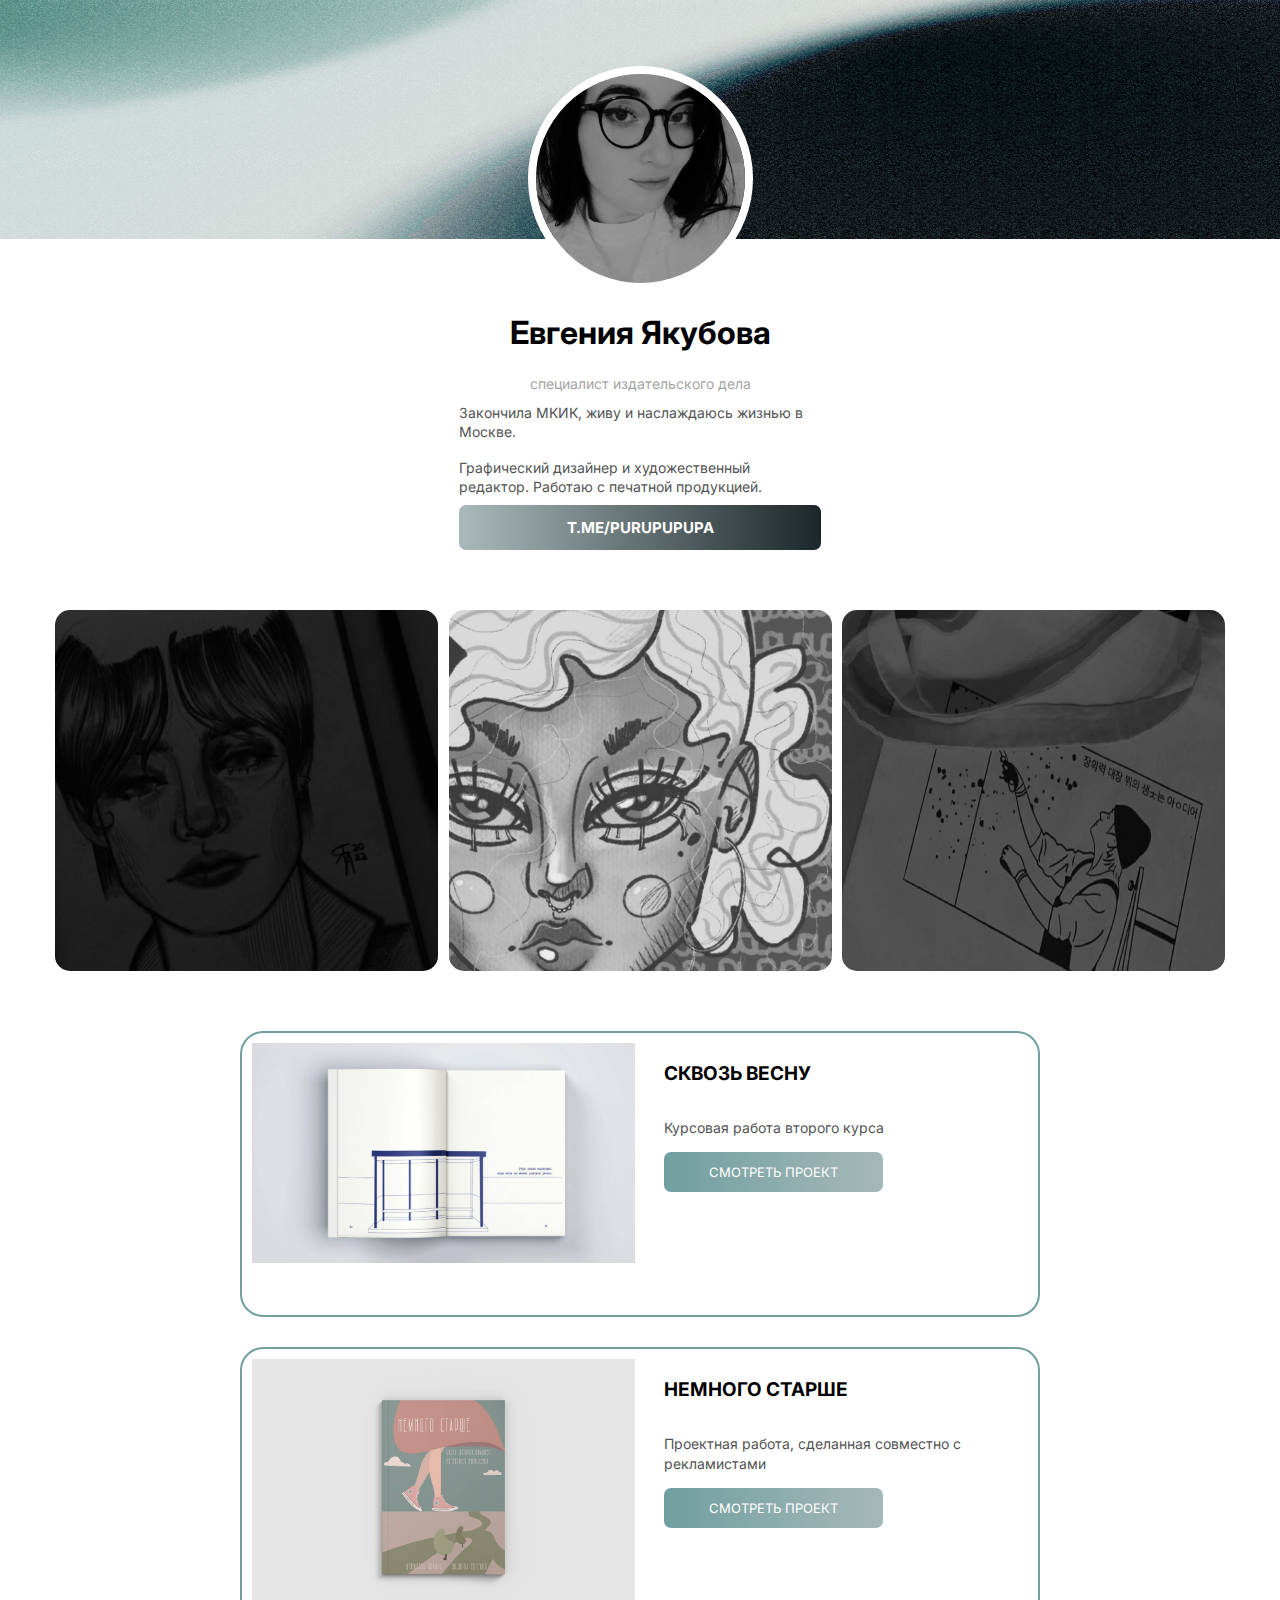
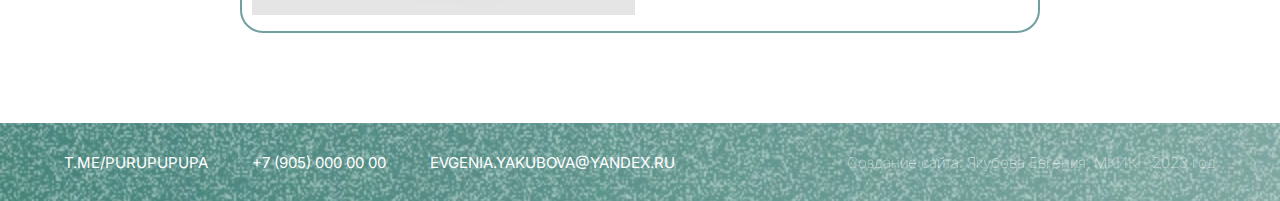
<file: Якубова/index.html>
<!doctype html>
<html>
<head>
<title>Евгения Якубова</title>
<link href="style.css" type="text/css"  rel="stylesheet">
<meta charset="utf-8">
<link rel="shortcut icon" type="image/x-icon" href="images/8.png">
<link rel="preconnect" href="https://fonts.googleapis.com">
<link rel="preconnect" href="https://fonts.gstatic.com" crossorigin>
<link href="https://fonts.googleapis.com/css2?family=Inter:wght@100;200;300;400;500;600;700;800;900&display=swap" rel="stylesheet">
</head>
<body>
<header>
<section class="profile">
<img src="images/me.jpg">
<h1>Евгения Якубова</h1>
<h2>Специалист издательского дела</h2>
<p>Закончила МКИК, живу и наслаждаюсь жизнью в Москве.</p>
<p>Графический дизайнер и художественный редактор. Работаю с печатной продукцией.</p>
<a href="/">t.me/purupupupa</a>
</section>
</header>
<main>
<section class="ills">
<img src="images/1.jpg">
<img src="images/2.jpg">
<img src="images/3.jpg">
</section>
<section class="portfolio">
<article id="card_2">
<img src="images/6.jpg">
<h3>Сквозь Весну</h3>
<p>Курсовая работа второго курса </p>
<a href="2.html">Смотреть проект</a>
</article>
<article id="card_1">
<img src="images/5.jpg">
<h3>Немного старше</h3>
<p>Проектная работа, сделанная совместно с рекламистами</p>
<a href="1.html">Смотреть проект</a>
</article>
</section>
</main>
<footer>
<div class="contacts">
<a href="/">t.me/purupupupa</a>
<a href="/"> +7 (905) 000 00 00</a>
<a href="/">evgenia.yakubova@yandex.ru</a>
</div>
<div class="copyright">
Создание сайта: Якубова Евгения, МКИК - 2023 год
</div>
</footer>
</body>
</html>
</file>
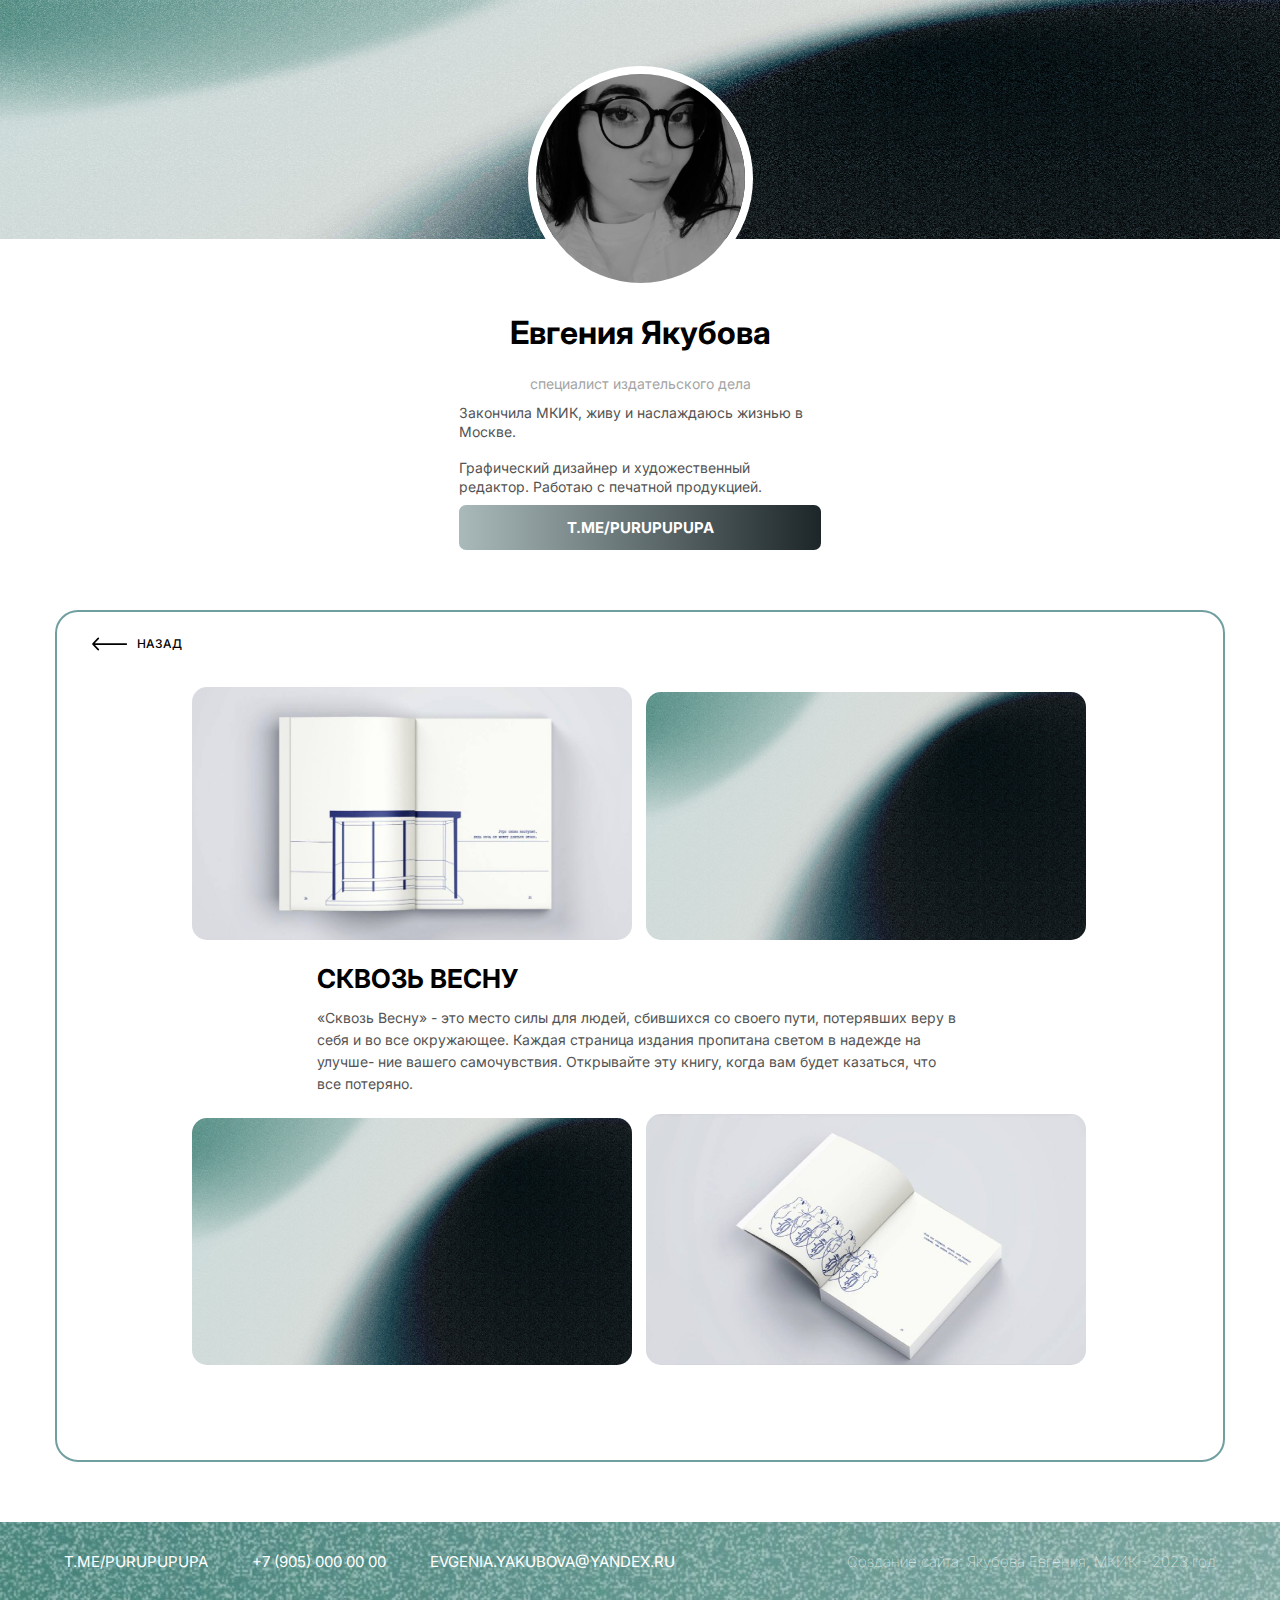
<file: Якубова/2.html>
<!doctype html>
<html>
<head>
<title>Сквозь Весну</title>
<link href="style.css" type="text/css"  rel="stylesheet">
<meta charset="utf-8">
<link rel="shortcut icon" type="image/x-icon" href="images/8.png">
<link rel="preconnect" href="https://fonts.googleapis.com">
<link rel="preconnect" href="https://fonts.gstatic.com" crossorigin>
<link href="https://fonts.googleapis.com/css2?family=Inter:wght@100;200;300;400;500;600;700;800;900&display=swap" rel="stylesheet">
</head>
<body>
<header>
<section class="profile"> 
<img src="images/me.jpg">
<h1>Евгения Якубова</h1>
<h2>Специалист издательского дела</h2>
<p>Закончила МКИК, живу и наслаждаюсь жизнью в Москве.</p>
<p>Графический дизайнер и художественный редактор. Работаю с печатной продукцией.</p>
<a href="/">t.me/purupupupa</a>
</section>
</header>
<main class="read">
<a href="index.html" class="back"><img src="images/arrow.svg"> назад</a>

<img src="images/6.jpg">
<img src="images/фон1.jpg">
<h1>Сквозь Весну</h1>

<p>
«Сквозь Весну» - это место силы для людей, сбившихся со своего пути, потерявших веру в себя и во все окружающее.
Каждая страница издания пропитана светом в надежде на улучше- ние вашего самочувствия. Открывайте эту книгу, когда вам будет казаться, что все потеряно.
</p>

<img src="images/фон1.jpg">
<img src="images/7.jpg">

<ul>



</main>
<footer>
<div class="contacts">
<a href="/">t.me/purupupupa</a>
<a href="/"> +7 (905) 000 00 00</a>
<a href="/">evgenia.yakubova@yandex.ru</a>
</div>
<div class="copyright">
Создание сайта: Якубова Евгения, МКИК - 2023 год
</div>
</footer>
</body>
</html>
</file>
<file: Якубова/style.css>
body {
    margin: 0;
    font-family: 'Inter', sans-serif;
}

header {
    width: 100%;
    height: 550px;
    background: url(images/фон1.jpg);
    background-size: 100% 239px;
    background-repeat: no-repeat;
    display: flex;
    justify-content: center;
    align-items: flex-end;
    margin-bottom: 60px;
}
.profile {
    width: 362px;
    display: flex;
    align-content: flex-start;
    justify-content: center;
    flex-wrap: wrap;
}

.profile img {
    display: block;
    margin: 0 50px;
    border-radius: 50%;
    border: 8px solid white;
    width: 209px;
    height: 209px;
    object-fit: cover;
}
}

.profile h1 {
    margin: 0;
font-weight: 700;
font-size: 19px;
line-height: 23px;
text-transform: uppercase;
}

.profile h2 {
margin: 0;
font-weight: 400;
font-size: 14px;
line-height: 154.02%;
text-transform: lowercase;
color: #A4A4A4;
}

.profile p {
font-weight: 400;
font-size: 14px;
line-height: 140.52%;
color: #535353;
margin: 8px 0;
}

.profile a {
    width: 362px;
    height: 45px;
    background: linear-gradient(90deg, #aababa 0%, #121b1e 107.46%);
    border-radius: 7px;
    display: flex;
    justify-content: center;
    align-items: center;
    font-weight: 700;
    font-size: 15px;
    text-transform: uppercase;
    color: #FFFFFF;
    text-decoration: none;
}
}

.profile a:hover {
    background: linear-gradient(0deg, #FF8200 0%, #FFBC39 107.46%);
}

main {
    width: 1170px;
    margin: 0 auto;
}

.ills {
    display: flex;
    justify-content: space-between;
    flex-wrap: nowrap;
        margin-bottom: 60px;
}

.ills img {
    width: 383px;
    border-radius: 15px;
}
 
.portfolio {
    /* visibility: visible; */
    display: flex;
    flex-direction: column;
    align-items: center;
        margin-bottom: 60px;
}

.portfolio article {
    
    /* visibility: visible; */
    width: 800px;
    display: flex;
    flex-direction: column;
    height: 286px;
    flex-wrap: wrap;
    margin-bottom: 30px;
    background: #FFFFFF;
    border: 2px solid #719f9f;
    border-radius: 23px;
    padding: 10px;
    box-sizing: border-box;

}
.portfolio article a:hover {
    background: linear-gradient(0deg, #121b1e  0%, #121b1e 107.46%);
}

.portfolio article img {
    width: 383px;
    display: block;
    margin-right: 25px;
}

.portfolio article h3 {
    width: 360px;
    font-weight: 700;
    font-size: 19px;
    line-height: 23px;
    text-transform: uppercase;
}

.portfolio article p {
    font-weight: 400;
    font-size: 14px;
    line-height: 140.52%;
    width: 360px;
    color: #535353;
}

.portfolio article a {
    background: linear-gradient(90deg, #719f9f 0%, #aababa 107.46%);
    border-radius: 7px;
    display: flex;
    width: 219px;
    height: 40px;
    text-transform: uppercase;
    color: #FFFFFF;
    text-decoration: none;
    align-items: center;
    font-size: 13px;
    justify-content: center;
}

.portfolio article a:hover {
    background: linear-gradient(0deg, #FF8200 0%, #FFBC39 107.46%);
}

footer {
    background: url(images/фон1.jpg);
    width: 100%;
    height: 78px;
    padding: 0 5vw;
    display: flex;
    justify-content: space-between;
    box-sizing: border-box;
    align-items: center;
}

.contacts a {
    text-transform: uppercase;
    color: #FFFFFF;
    text-decoration: none;
    font-size: 15px;
    margin-right: 40px;
}

.contacts a:hover {
    color: #000000;
}

.copyright {
    font-size: 15px;
    color: #FFFFFF;
    font-weight: 100;
}

/* ВНУТРЕННЯЯ СТРАНИЦА */

.read {
    background: #FFFFFF;
    border: 2px solid #719f9f;
    border-radius: 23px;
    margin-bottom: 60px;
    padding: 70px 130px;
    box-sizing: border-box;
    font-weight: 400;
    font-size: 14px;
    line-height: 156.02%;
    color: #535353;
    position: relative;
}


.read img {
    width: 440px;
    border-radius: 15px;
    margin: 5px;
}

.read h1 {
    text-transform: uppercase;
    color: #000000;
    font-weight: 700;
    font-size: 26px;
}

.read h1, .read p, .read ul {
    padding: 0 130px;
}

.read ul li {
    margin-bottom: 15px;
}

.back {
    position: absolute;
    left: 30px;
    top: 20px;
    display: flex;
    text-transform: uppercase;
    text-decoration: none;
    color: #000000;
    align-items: center;
    font-weight: 500;
    font-size: 12px;
}

.back img {
    width: 35px;
    margin-right: 10px;
}

.back:hover {
opacity: 0.3;
}
</file>
